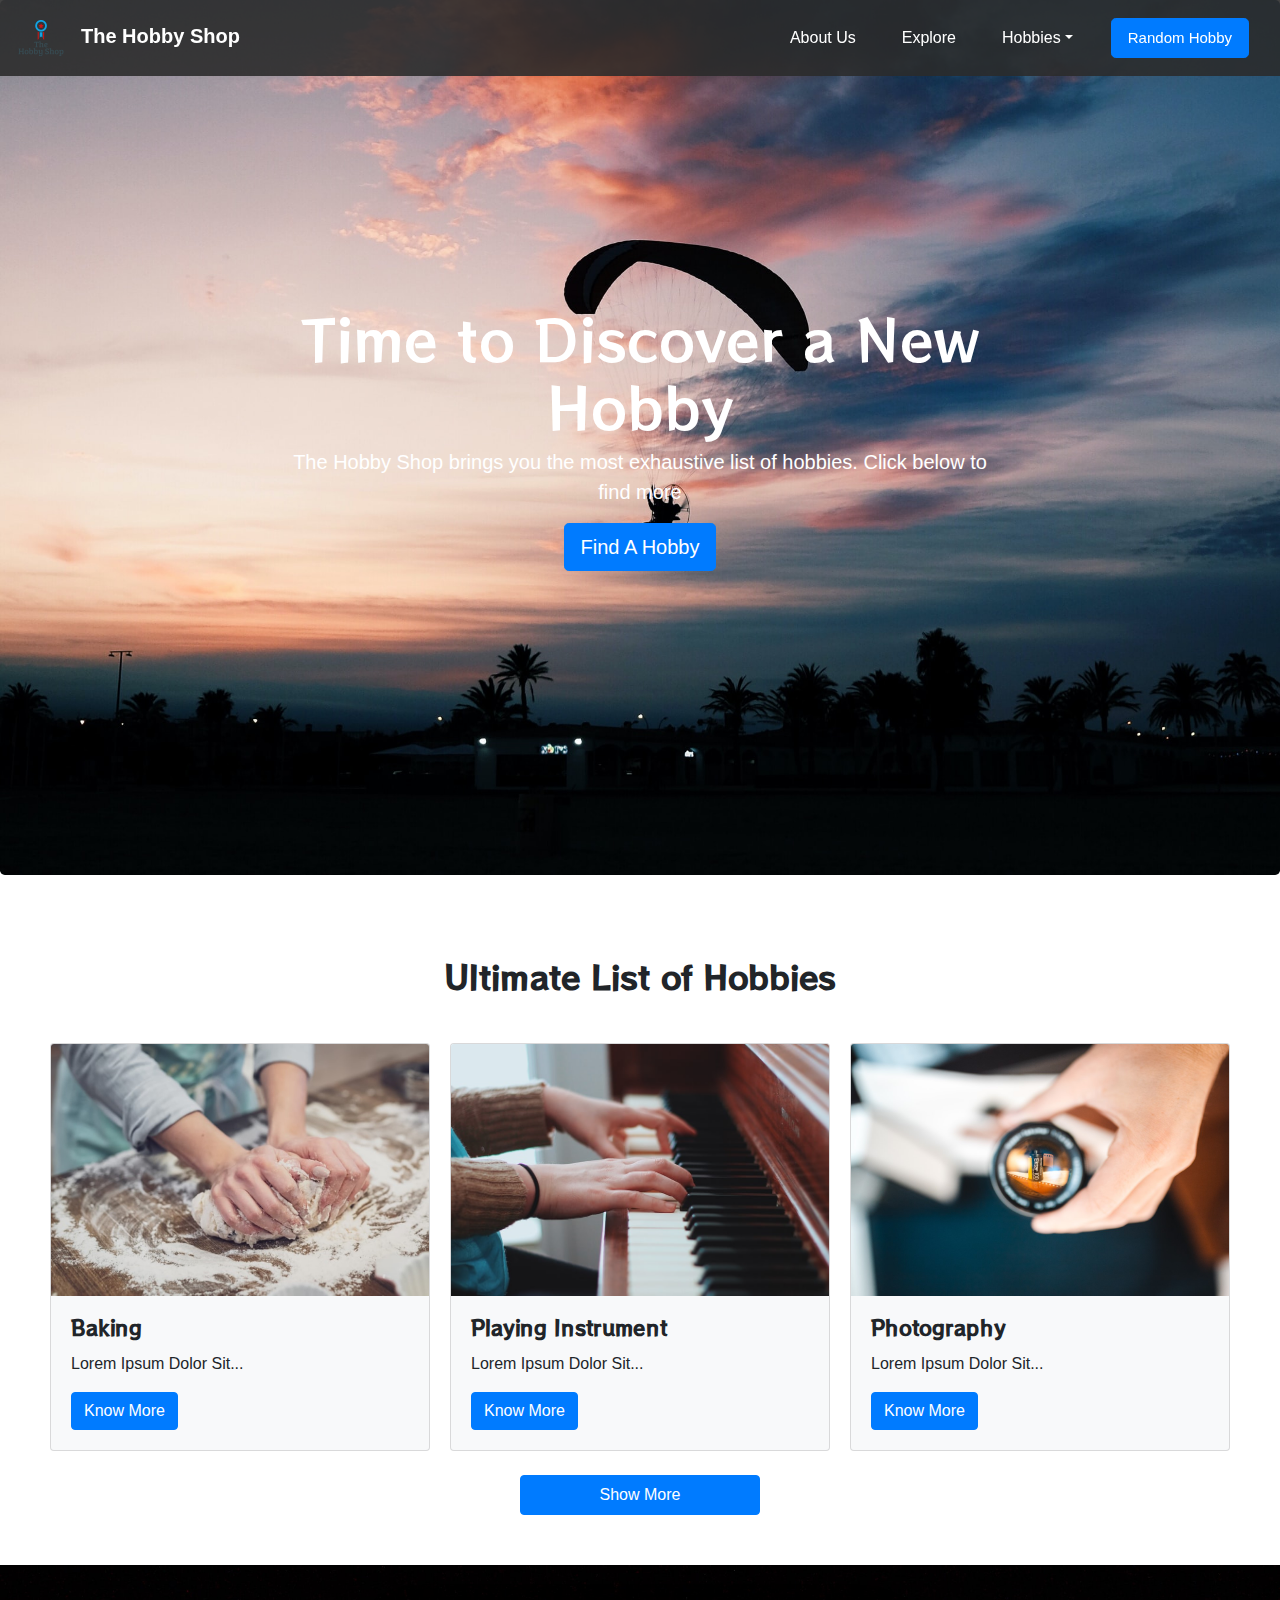
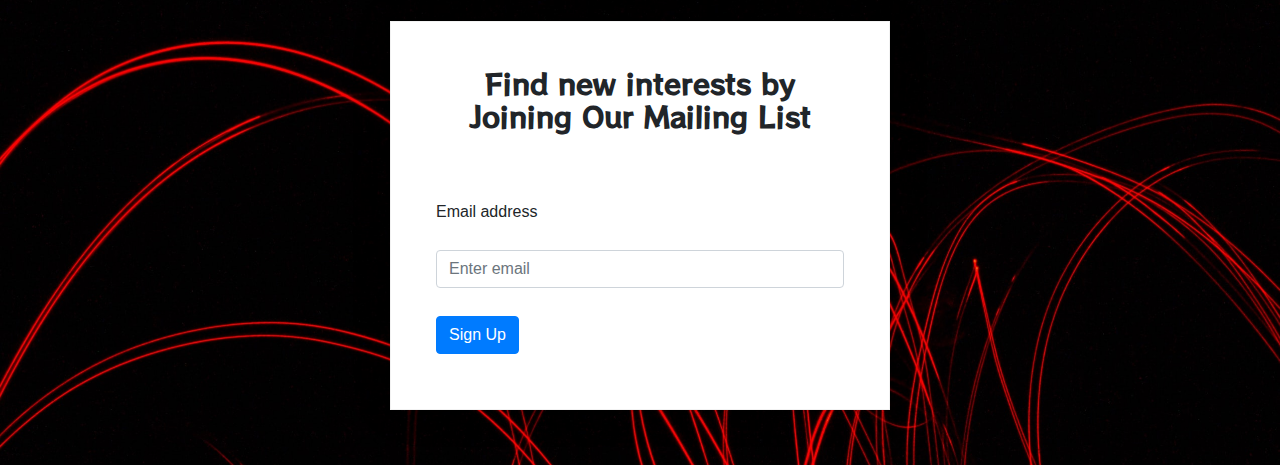
<file: index.html>
<!doctype html>
<html lang="en">

<head>
	<!-- Global site tag (gtag.js) - Google Analytics -->
	<script async src="https://www.googletagmanager.com/gtag/js?id=G-RCT6M90TNR"></script>
	<script>
	window.dataLayer = window.dataLayer || [];

	function gtag() {
		dataLayer.push(arguments);
	}
	gtag('js', new Date());
	gtag('config', 'G-RCT6M90TNR');
	</script>
	<!-- Hotjar Tracking Code for https://uxdsaru.github.io/Hobby_Shop_Prototype/ind -->
	<script>
	(function(h, o, t, j, a, r) {
		h.hj = h.hj || function() {
			(h.hj.q = h.hj.q || []).push(arguments)
		};
		h._hjSettings = {
			hjid: 2286281,
			hjsv: 6
		};
		a = o.getElementsByTagName('head')[0];
		r = o.createElement('script');
		r.async = 1;
		r.src = t + h._hjSettings.hjid + j + h._hjSettings.hjsv;
		a.appendChild(r);
	})(window, document, 'https://static.hotjar.com/c/hotjar-', '.js?sv=');
	</script>
	<!-- Required meta tags -->
	<meta charset="utf-8">
	<meta name="viewport" content="width=device-width, initial-scale=1, shrink-to-fit=no">
	<!-- Bootstrap CSS -->
	<link rel="stylesheet" href="https://stackpath.bootstrapcdn.com/bootstrap/4.3.1/css/bootstrap.min.css" integrity="sha384-ggOyR0iXCbMQv3Xipma34MD+dH/1fQ784/j6cY/iJTQUOhcWr7x9JvoRxT2MZw1T" crossorigin="anonymous">
	<link rel="preconnect" href="https://fonts.gstatic.com">
	<link href="https://fonts.googleapis.com/css2?family=RocknRoll+One&display=swap" rel="stylesheet">
	<link rel="stylesheet" href="CSS/style.css">
	<title>The Hobby Shop</title>
</head>

<body>
	<!-- Navigation bar -->
	<nav class="navbar navbar-expand-lg navbar-light bg-light customNav">
		<a class="navbar-brand" href="#"><img src="Images/Logo.png"><b>The Hobby Shop</b></a>
		<button class="navbar-toggler" type="button" data-toggle="collapse" data-target="#navbarSupportedContent" aria-controls="navbarSupportedContent" aria-expanded="false" aria-label="Toggle navigation"> <span class="navbar-toggler-icon"></span> </button>
		<div class="collapse navbar-collapse" id="navbarSupportedContent">
			<ul class="navbar-nav mr-auto">
				<li class="nav-item active"> <a class="nav-link" href="#">About Us<span class="sr-only">(current)</span></a> </li>
				<li class="nav-item"> <a class="nav-link" href="#">Explore</a> </li>
				<li class="nav-item dropdown"> <a class="nav-link dropdown-toggle" href="#" id="navbarDropdown" role="button" data-toggle="dropdown" aria-haspopup="true" aria-expanded="false">Hobbies</a>
					<div class="dropdown-menu" aria-labelledby="navbarDropdown"> <a class="dropdown-item" href="baking.html">Baking</a>
						<div class="dropdown-divider"></div> <a class="dropdown-item" href="#">Fishing</a>
						<div class="dropdown-divider"></div> <a class="dropdown-item" href="#">Gardening</a>
						<div class="dropdown-divider"></div> <a class="dropdown-item" href="#">Hiking</a>
						<div class="dropdown-divider"></div> <a class="dropdown-item" href="#">Instrument</a>
						<div class="dropdown-divider"></div> <a class="dropdown-item" href="#">Knitting</a>
						<div class="dropdown-divider"></div> <a class="dropdown-item" href="#">Origami</a>
						<div class="dropdown-divider"></div> <a class="dropdown-item" href="#">Painting</a>
						<div class="dropdown-divider"></div> <a class="dropdown-item" href="#">Photography</a>
						<div class="dropdown-divider"></div> <a class="dropdown-item" href="#">Pottery</a>
						<div class="dropdown-divider"></div> <a class="dropdown-item" href="#">Puzzles</a>
						<div class="dropdown-divider"></div> <a class="dropdown-item" href="#">Reading</a>
                    </div>
				</li>
				<li class="nav-item"> <a class="btn btn-primary btn-lg navCTA" href="random.html" role="button">Random Hobby</a> </li>
			</ul>
		</div>
	</nav>
	<!-- End navigation bar -->
	<!-- Jumbotron -->
	<div class="jumbotron rockBackground">
		<div class="jumboCopy">
			<h1 class="display-4">Time to Discover a New Hobby</h1>
			<p class="lead">The Hobby Shop brings you the most exhaustive list of hobbies. Click below to find more</p> <a class="btn btn-primary btn-lg" href="random.html" role="button">Find A Hobby</a>
        </div>
	</div>
	<!-- End jumbotron -->
	<!-- Row 1 Cards -->
	<div class="container-fluid content hideContent">
		<h2 class="sectionHeading">Ultimate List of Hobbies</h2>
		<div class="card-columns">
			<!-- <div class="row"> -->
			<!-- Card 1 -->
			<div class="card"> <img src="Images/Baking.jpeg" class="card-img-top" alt="...">
				<div class="card-body">
					<h5 class="card-title">Baking</h5>
					<p class="card-text">Lorem Ipsum Dolor Sit...</p> <a href="baking.html" class="btn btn-primary">Know More</a>
                </div>
			</div>
			<!-- Card 2 -->
			<div class="card"> <img src="Images/Fishing.jpg" class="card-img-top" alt="...">
				<div class="card-body">
					<h5 class="card-title">Fishing</h5>
					<p class="card-text">Lorem Ipsum Dolor Sit...</p> <a href="random.html" class="btn btn-primary">Know More</a>
                </div>
			</div>
			<!-- Card 3 -->
			<div class="card"> <img src="Images/Gardening.jpeg" class="card-img-top" alt="...">
				<div class="card-body">
					<h5 class="card-title">Gardening</h5>
					<p class="card-text">Lorem Ipsum Dolor Sit...</p> <a href="random.html" class="btn btn-primary">Know More</a>
                </div>
			</div>
			<!-- Row 2 Cards -->
			<!-- Card 1 -->
			<div class="card"> <img src="Images/Hiking.jpeg" class="card-img-top" alt="...">
				<div class="card-body">
					<h5 class="card-title">Hiking</h5>
					<p class="card-text">Lorem Ipsum Dolor Sit...</p> <a href="random.html" class="btn btn-primary">Know More</a>
                </div>
			</div>
			<!-- Card 2 -->
			<div class="card"> <img src="Images/Instrument.jpeg" class="card-img-top" alt="...">
				<div class="card-body">
					<h5 class="card-title">Playing Instrument</h5>
					<p class="card-text">Lorem Ipsum Dolor Sit...</p> <a href="random.html" class="btn btn-primary">Know More</a>
                </div>
			</div>
			<!-- Card 3 -->
			<div class="card"> <img src="Images/Knitting.jpg" class="card-img-top" alt="...">
				<div class="card-body">
					<h5 class="card-title">Knitting</h5>
					<p class="card-text">Lorem Ipsum Dolor Sit...</p> <a href="random.html" class="btn btn-primary">Know More</a>
                </div>
			</div>
			<!-- Row 3 Cards -->
			<!-- Card 1 -->
			<div class="card"> <img src="Images/Origami.jpeg" class="card-img-top" alt="...">
				<div class="card-body">
					<h5 class="card-title">Origami</h5>
					<p class="card-text">Lorem Ipsum Dolor Sit...</p> <a href="random.html" class="btn btn-primary">Know More</a>
                </div>
			</div>
			<!-- Card 2 -->
			<div class="card"> <img src="Images/Painting.jpg" class="card-img-top" alt="...">
				<div class="card-body">
					<h5 class="card-title">Painting</h5>
					<p class="card-text">Lorem Ipsum Dolor Sit...</p> <a href="random.html" class="btn btn-primary">Know More</a>
                </div>
			</div>
			<!-- Card 3 -->
			<div class="card"> <img src="Images/Photography.jpg" class="card-img-top" alt="...">
				<div class="card-body">
					<h5 class="card-title">Photography</h5>
					<p class="card-text">Lorem Ipsum Dolor Sit...</p> <a href="random.html" class="btn btn-primary">Know More</a>
                </div>
			</div>
			<!-- Row 4 Cards -->
			<!-- Card 1 -->
			<div class="card"> <img src="Images/Pottery.jpeg" class="card-img-top" alt="...">
				<div class="card-body">
					<h5 class="card-title">Pottery</h5>
					<p class="card-text">Lorem Ipsum Dolor Sit...</p> <a href="random.html" class="btn btn-primary">Know More</a>
                </div>
			</div>
			<!-- Card 2 -->
			<div class="card"> <img src="Images/Puzzles.jpg" class="card-img-top" alt="...">
				<div class="card-body">
					<h5 class="card-title">Puzzles</h5>
					<p class="card-text">Lorem Ipsum Dolor Sit...</p> <a href="random.html" class="btn btn-primary">Know More</a>
                </div>
			</div>
			<!-- Card 3 -->
			<div class="card"> <img src="Images/Reading.jpeg" class="card-img-top" alt="...">
				<div class="card-body">
					<h5 class="card-title">Reading</h5>
					<p class="card-text">Lorem Ipsum Dolor Sit...</p> <a href="random.html" class="btn btn-primary">Know More</a>
                </div>
			</div>
		</div>
	</div>
	<!-- End cards -->
    <button class="showHideButton btn btn-primary">Show More</button>
	<!-- Footer -->
	<footer class="emailContain">
		<form>
			<h3 class="sectionHeading">
                Find new interests by <br>
                Joining Our Mailing List
            </h3>
			<div class="form-group">
			    <label for="exampleInputEmail1">Email address</label>
				<input type="email" class="form-control" id="exampleInputEmail1" aria-describedby="emailHelp" placeholder="Enter email">
            </div>
			<button type="submit" class="btn btn-primary">Sign Up</button>
		</form>
	</footer>
	<!-- End footer -->
	<!-- Optional JavaScript -->
	<!-- jQuery first, then Popper.js, then Bootstrap JS -->
	<script src="https://code.jquery.com/jquery-3.3.1.slim.min.js" integrity="sha384-q8i/X+965DzO0rT7abK41JStQIAqVgRVzpbzo5smXKp4YfRvH+8abtTE1Pi6jizo" crossorigin="anonymous"></script>
	<script src="https://cdnjs.cloudflare.com/ajax/libs/popper.js/1.14.7/umd/popper.min.js" integrity="sha384-UO2eT0CpHqdSJQ6hJty5KVphtPhzWj9WO1clHTMGa3JDZwrnQq4sF86dIHNDz0W1" crossorigin="anonymous"></script>
	<script src="https://stackpath.bootstrapcdn.com/bootstrap/4.3.1/js/bootstrap.min.js" integrity="sha384-JjSmVgyd0p3pXB1rRibZUAYoIIy6OrQ6VrjIEaFf/nJGzIxFDsf4x0xIM+B07jRM" crossorigin="anonymous"></script>
    <script src="JS/index.js" charset="utf-8"></script>
</body>

</html>
</file>
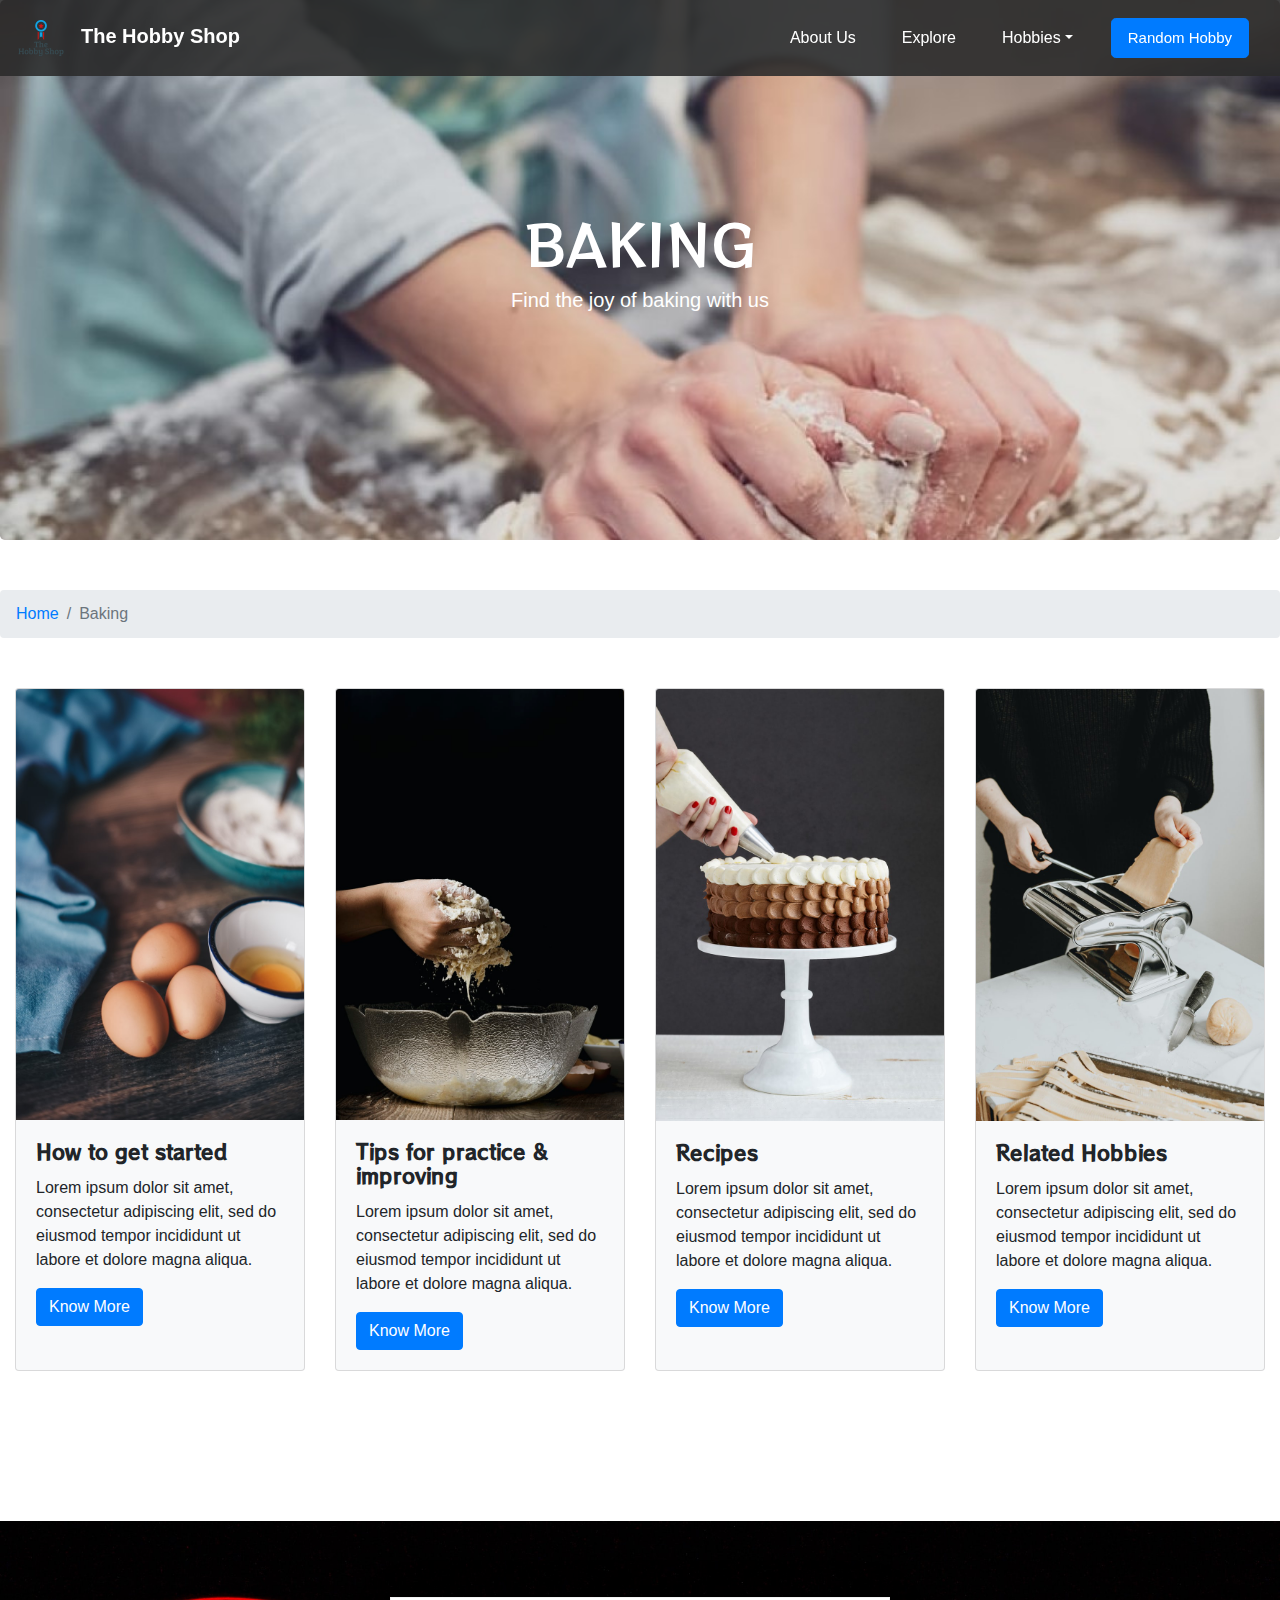
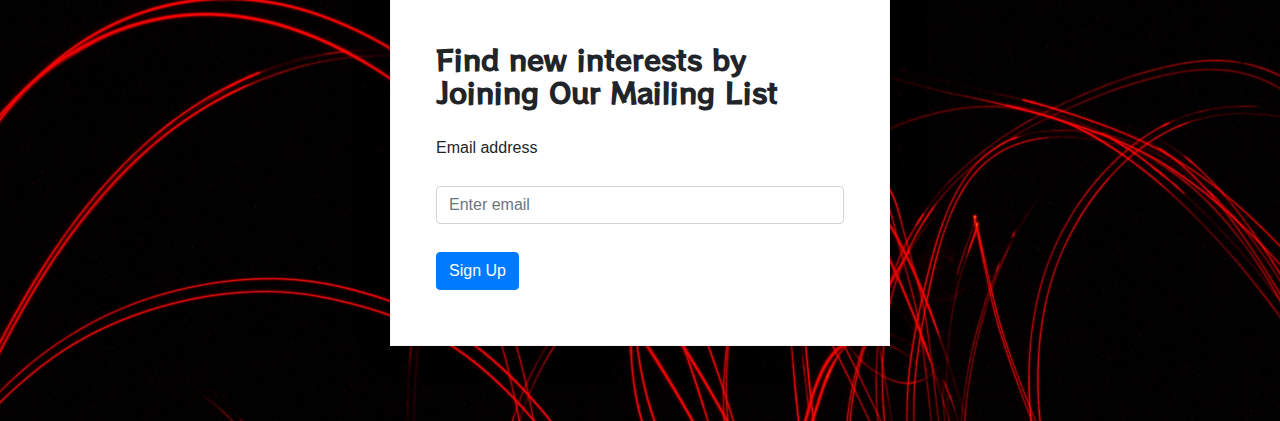
<file: baking.html>
<!doctype html>
<html lang="en">

  <head>
    <!-- Global site tag (gtag.js) - Google Analytics -->
    <script async src="https://www.googletagmanager.com/gtag/js?id=G-RCT6M90TNR"></script>
    <script>
      window.dataLayer = window.dataLayer || [];
      function gtag(){dataLayer.push(arguments);}
      gtag('js', new Date());

      gtag('config', 'G-RCT6M90TNR');
    </script>

    <!-- Hotjar Tracking Code for https://uxdsaru.github.io/Hobby_Shop_Prototype/ind -->
    <script>
      (function(h,o,t,j,a,r){
          h.hj=h.hj||function(){(h.hj.q=h.hj.q||[]).push(arguments)};
          h._hjSettings={hjid:2286281,hjsv:6};
          a=o.getElementsByTagName('head')[0];
          r=o.createElement('script');r.async=1;
          r.src=t+h._hjSettings.hjid+j+h._hjSettings.hjsv;
          a.appendChild(r);
      })(window,document,'https://static.hotjar.com/c/hotjar-','.js?sv=');
    </script>

    <!-- Required meta tags -->
    <meta charset="utf-8">
    <meta name="viewport" content="width=device-width, initial-scale=1, shrink-to-fit=no">

    <!-- Bootstrap CSS -->
    <link rel="stylesheet" href="https://stackpath.bootstrapcdn.com/bootstrap/4.3.1/css/bootstrap.min.css" integrity="sha384-ggOyR0iXCbMQv3Xipma34MD+dH/1fQ784/j6cY/iJTQUOhcWr7x9JvoRxT2MZw1T" crossorigin="anonymous">
    <link rel="preconnect" href="https://fonts.gstatic.com">
    <link href="https://fonts.googleapis.com/css2?family=RocknRoll+One&display=swap" rel="stylesheet">
    <link rel="stylesheet" href="CSS/baking.css">

    <title>THS | Baking</title>
  </head>
  <body>

    <!-- Navigation bar -->
    <nav class="navbar navbar-expand-lg navbar-light bg-light customNav">
      <a class="navbar-brand" href="index.html"><img src="Images/Logo.png"><b>The Hobby Shop</b></a>
      <button class="navbar-toggler" type="button" data-toggle="collapse" data-target="#navbarSupportedContent"
        aria-controls="navbarSupportedContent" aria-expanded="false" aria-label="Toggle navigation">
        <span class="navbar-toggler-icon"></span>
      </button>
      <div class="collapse navbar-collapse" id="navbarSupportedContent">
        <ul class="navbar-nav mr-auto">
          <li class="nav-item active">
            <a class="nav-link" href="#">About Us<span class="sr-only">(current)</span></a>
          </li>
          <li class="nav-item">
            <a class="nav-link" href="#">Explore</a>
          </li>
          <li class="nav-item dropdown">
            <a class="nav-link dropdown-toggle" href="#" id="navbarDropdown" role="button" data-toggle="dropdown" aria-haspopup="true" aria-expanded="false">Hobbies</a>
            <div class="dropdown-menu" aria-labelledby="navbarDropdown">
              <a class="dropdown-item" href="#">Baking</a>
              <div class="dropdown-divider"></div>
              <a class="dropdown-item" href="#">Fishing</a>
              <div class="dropdown-divider"></div>
              <a class="dropdown-item" href="#">Gardening</a>
              <div class="dropdown-divider"></div>
              <a class="dropdown-item" href="#">Hiking</a>
              <div class="dropdown-divider"></div>
              <a class="dropdown-item" href="#">Instrument</a>
              <div class="dropdown-divider"></div>
              <a class="dropdown-item" href="#">Knitting</a>
              <div class="dropdown-divider"></div>
              <a class="dropdown-item" href="#">Origami</a>
              <div class="dropdown-divider"></div>
              <a class="dropdown-item" href="#">Painting</a>
              <div class="dropdown-divider"></div>
              <a class="dropdown-item" href="#">Photography</a>
              <div class="dropdown-divider"></div>
              <a class="dropdown-item" href="#">Pottery</a>
              <div class="dropdown-divider"></div>
              <a class="dropdown-item" href="#">Puzzles</a>
              <div class="dropdown-divider"></div>
              <a class="dropdown-item" href="#">Reading</a>
            </div>
          </li>
          <li class="nav-item">
            <a class="btn btn-primary btn-lg navCTA" href="random.html" role="button">Random Hobby</a>
          </li>
        </ul>
      </div>
    </nav>
    <!-- End navigation bar -->
     
    <!-- Jumbotron -->
    <div class="jumbotron rockBackground">
      <div class="jumboCopy">
        <h1 class="display-4"><B>BAKING</B></h1>
        <p class="lead">Find the joy of baking with us</p>
      </div>
    </div>
    <!-- End jumbotron -->

    <!--Breadcrumb-->
    <nav style="--bs-breadcrumb-divider: '>';" aria-label="breadcrumb">
      <div class="contentMaxWidth CustomPadding">
          <ol class="breadcrumb">
              <li class="breadcrumb-item"><a href="index.html">Home</a></li>
              <li class="breadcrumb-item active" aria-current="page">Baking</li>
          </ol>
      </div>
    </nav>

    <!-- Row 1 Cards -->
    <div class="container-fluid content">
      <div class="card-deck">

        <!-- Card 1 -->
          <div class="card">
            <img src="Images/Get Started.jpeg" class="card-img-top" alt="...">
            <div class="card-body">
              <h5 class="card-title">How to get started</h5>
              <p class="card-text">Lorem ipsum dolor sit amet, consectetur adipiscing elit, sed do eiusmod tempor incididunt ut labore et dolore magna aliqua. </p>
              <a href="#" class="btn btn-primary">Know More</a>
            </div>
          </div>

        <!-- Card 2 -->
          <div class="card">
            <img src="Images/Tips.jpeg" class="card-img-top" alt="...">
            <div class="card-body">
              <h5 class="card-title">Tips for practice & improving</h5>
              <p class="card-text">Lorem ipsum dolor sit amet, consectetur adipiscing elit, sed do eiusmod tempor incididunt ut labore et dolore magna aliqua.</p>
              <a href="#" class="btn btn-primary">Know More</a>
            </div>
          </div>

        <!-- Card 3 -->
          <div class="card">
            <img src="Images/Recipes.jpeg" class="card-img-top" alt="...">
            <div class="card-body">
              <h5 class="card-title">Recipes</h5>
              <p class="card-text">Lorem ipsum dolor sit amet, consectetur adipiscing elit, sed do eiusmod tempor incididunt ut labore et dolore magna aliqua.</p>
              <a href="#" class="btn btn-primary">Know More</a>
            </div>
          </div>
    
           <!-- Card 4 -->
           <div class="card">
            <img src="Images/Related Hobbies.jpeg" class="card-img-top" alt="...">
            <div class="card-body">
              <h5 class="card-title">Related Hobbies</h5>
              <p class="card-text">Lorem ipsum dolor sit amet, consectetur adipiscing elit, sed do eiusmod tempor incididunt ut labore et dolore magna aliqua.</p>
              <a href="#" class="btn btn-primary">Know More</a>
            </div>
          </div>

      </div>
    </div>
    <!-- End cards -->

    <!-- Footer -->
    <footer class="emailContain">
      <form>
        <h3 class="sectionHeading">Find new interests by <br>
          Joining Our Mailing List</h3>
        <div class="form-group">
          <label for="exampleInputEmail1">Email address</label>
          <input type="email" class="form-control" id="exampleInputEmail1" aria-describedby="emailHelp"
            placeholder="Enter email">
        </div>
        <button type="submit" class="btn btn-primary">Sign Up</button>
      </form>
    </footer>
    <!-- End footer -->

    <!-- Optional JavaScript -->
    <!-- jQuery first, then Popper.js, then Bootstrap JS -->
    <script src="https://code.jquery.com/jquery-3.3.1.slim.min.js"
      integrity="sha384-q8i/X+965DzO0rT7abK41JStQIAqVgRVzpbzo5smXKp4YfRvH+8abtTE1Pi6jizo"
      crossorigin="anonymous"></script>
    <script src="https://cdnjs.cloudflare.com/ajax/libs/popper.js/1.14.7/umd/popper.min.js"
      integrity="sha384-UO2eT0CpHqdSJQ6hJty5KVphtPhzWj9WO1clHTMGa3JDZwrnQq4sF86dIHNDz0W1"
      crossorigin="anonymous"></script>
    <script src="https://stackpath.bootstrapcdn.com/bootstrap/4.3.1/js/bootstrap.min.js"
      integrity="sha384-JjSmVgyd0p3pXB1rRibZUAYoIIy6OrQ6VrjIEaFf/nJGzIxFDsf4x0xIM+B07jRM"
      crossorigin="anonymous"></script>
  </body>

</html>
</file>
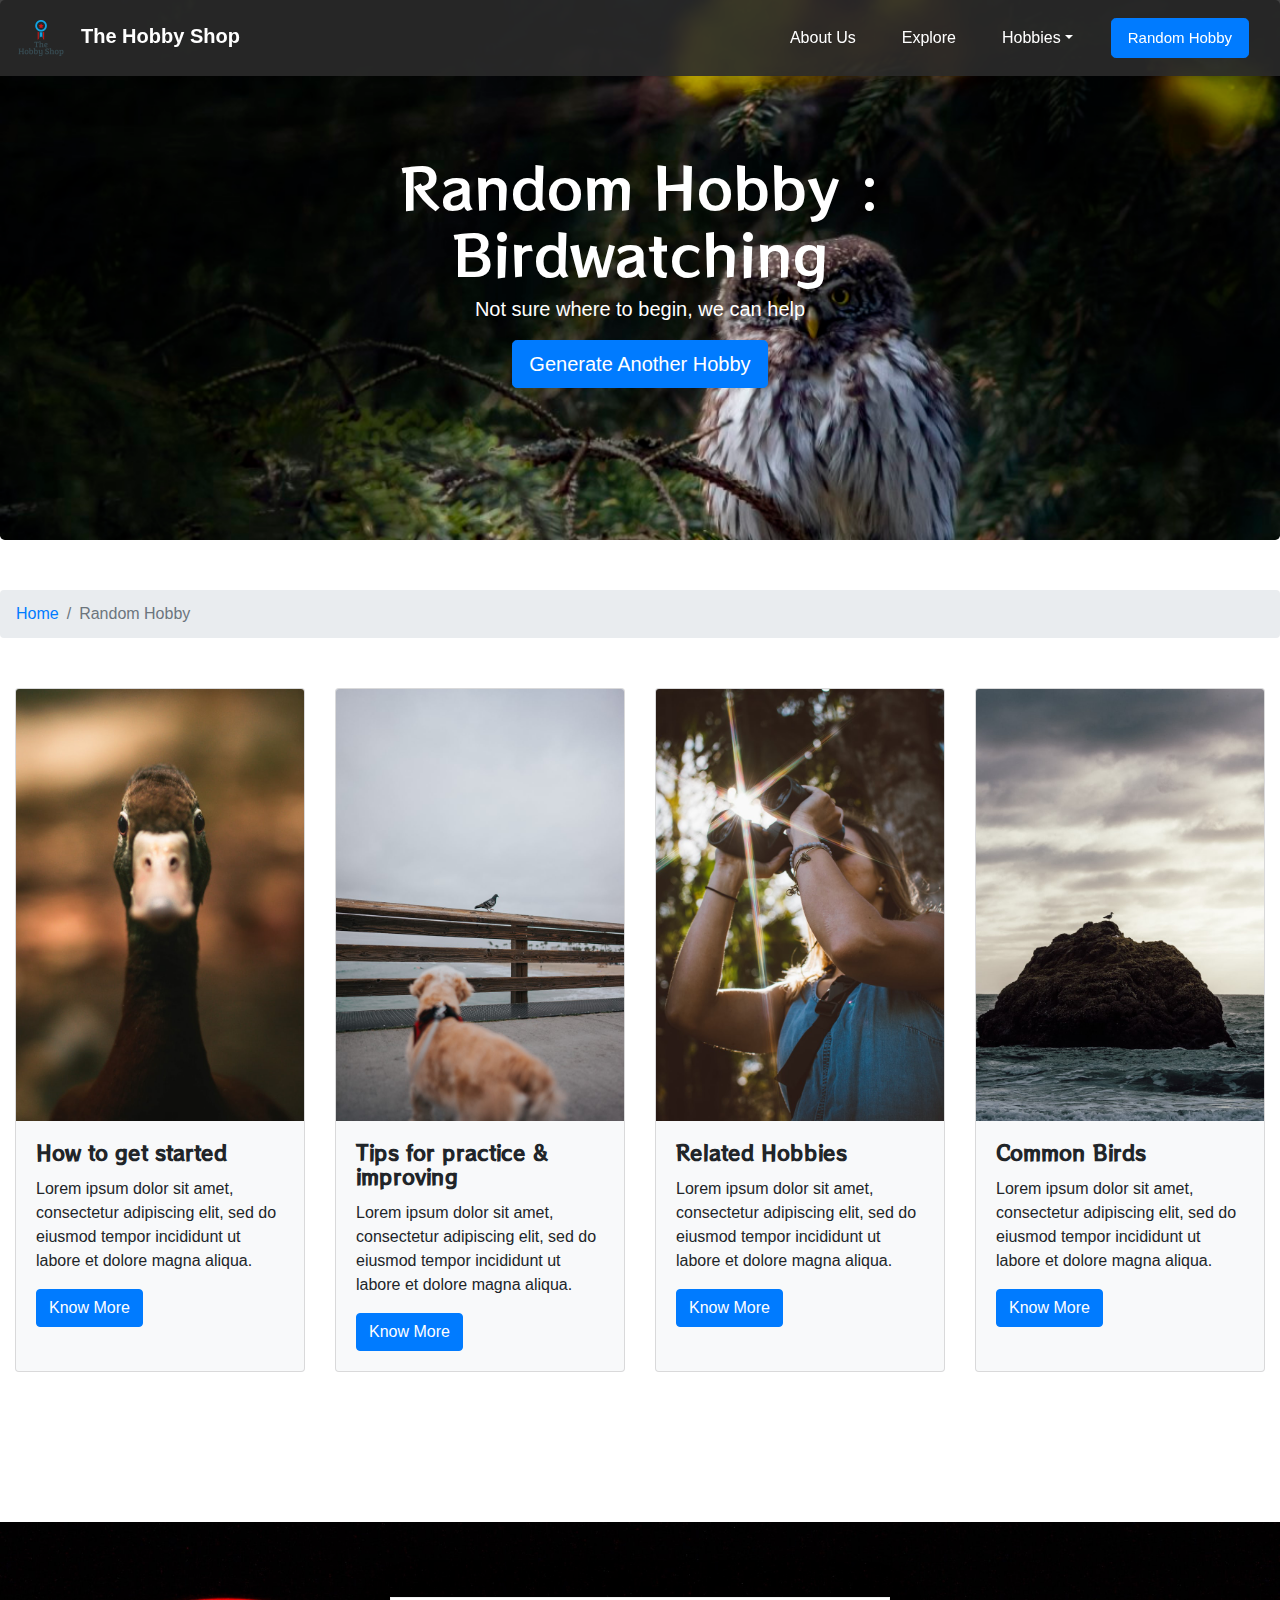
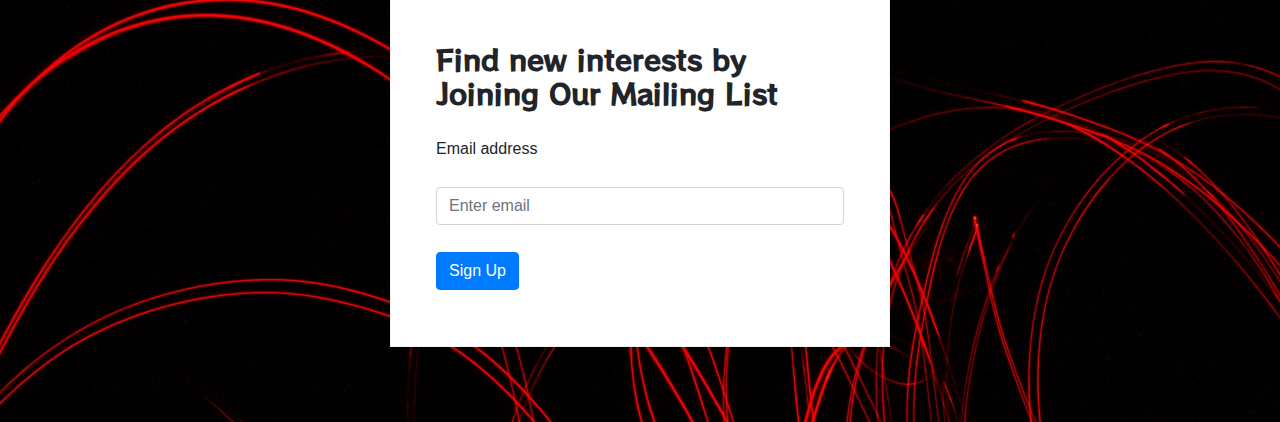
<file: random.html>
<!doctype html>
<html lang="en">

  <head>
    <!-- Global site tag (gtag.js) - Google Analytics -->
    <script async src="https://www.googletagmanager.com/gtag/js?id=G-RCT6M90TNR"></script>
    <script>
      window.dataLayer = window.dataLayer || [];
      function gtag(){dataLayer.push(arguments);}
      gtag('js', new Date());

      gtag('config', 'G-RCT6M90TNR');
    </script>

    <!-- Hotjar Tracking Code for https://uxdsaru.github.io/Hobby_Shop_Prototype/ind -->
    <script>
      (function(h,o,t,j,a,r){
          h.hj=h.hj||function(){(h.hj.q=h.hj.q||[]).push(arguments)};
          h._hjSettings={hjid:2286281,hjsv:6};
          a=o.getElementsByTagName('head')[0];
          r=o.createElement('script');r.async=1;
          r.src=t+h._hjSettings.hjid+j+h._hjSettings.hjsv;
          a.appendChild(r);
      })(window,document,'https://static.hotjar.com/c/hotjar-','.js?sv=');
    </script>

    <!-- Required meta tags -->
    <meta charset="utf-8">
    <meta name="viewport" content="width=device-width, initial-scale=1, shrink-to-fit=no">

    <!-- Bootstrap CSS -->
    <link rel="stylesheet" href="https://stackpath.bootstrapcdn.com/bootstrap/4.3.1/css/bootstrap.min.css" integrity="sha384-ggOyR0iXCbMQv3Xipma34MD+dH/1fQ784/j6cY/iJTQUOhcWr7x9JvoRxT2MZw1T" crossorigin="anonymous">
    <link rel="preconnect" href="https://fonts.gstatic.com">
    <link href="https://fonts.googleapis.com/css2?family=RocknRoll+One&display=swap" rel="stylesheet">
    <link rel="stylesheet" href="CSS/random.css">

    <title>THS | Random</title>
  </head>
  <body>

    <!-- Navigation bar -->
    <nav class="navbar navbar-expand-lg navbar-light bg-light customNav">
      <a class="navbar-brand" href="index.html"><img src="Images/Logo.png"><b>The Hobby Shop</b></a>
      <button class="navbar-toggler" type="button" data-toggle="collapse" data-target="#navbarSupportedContent"
        aria-controls="navbarSupportedContent" aria-expanded="false" aria-label="Toggle navigation">
        <span class="navbar-toggler-icon"></span>
      </button>
      <div class="collapse navbar-collapse" id="navbarSupportedContent">
        <ul class="navbar-nav mr-auto">
          <li class="nav-item active">
            <a class="nav-link" href="#">About Us<span class="sr-only">(current)</span></a>
          </li>
          <li class="nav-item">
            <a class="nav-link" href="#">Explore</a>
          </li>
          <li class="nav-item dropdown">
            <a class="nav-link dropdown-toggle" href="#" id="navbarDropdown" role="button" data-toggle="dropdown" aria-haspopup="true" aria-expanded="false">Hobbies</a>
            <div class="dropdown-menu" aria-labelledby="navbarDropdown">
              <a class="dropdown-item" href="baking.html">Baking</a>
              <div class="dropdown-divider"></div>
              <a class="dropdown-item" href="#">Fishing</a>
              <div class="dropdown-divider"></div>
              <a class="dropdown-item" href="#">Gardening</a>
              <div class="dropdown-divider"></div>
              <a class="dropdown-item" href="#">Hiking</a>
              <div class="dropdown-divider"></div>
              <a class="dropdown-item" href="#">Instrument</a>
              <div class="dropdown-divider"></div>
              <a class="dropdown-item" href="#">Knitting</a>
              <div class="dropdown-divider"></div>
              <a class="dropdown-item" href="#">Origami</a>
              <div class="dropdown-divider"></div>
              <a class="dropdown-item" href="#">Painting</a>
              <div class="dropdown-divider"></div>
              <a class="dropdown-item" href="#">Photography</a>
              <div class="dropdown-divider"></div>
              <a class="dropdown-item" href="#">Pottery</a>
              <div class="dropdown-divider"></div>
              <a class="dropdown-item" href="#">Puzzles</a>
              <div class="dropdown-divider"></div>
              <a class="dropdown-item" href="#">Reading</a>
            </div>
          </li>
          <li class="nav-item">
            <a class="btn btn-primary btn-lg navCTA" href="#" role="button">Random Hobby</a>
          </li>
        </ul>
      </div>
    </nav>
    <!-- End navigation bar -->
     
    <!-- Jumbotron -->
    <div class="jumbotron rockBackground">
      <div class="jumboCopy">
        <h1 class="display-4"><B>Random Hobby : Birdwatching</B></h1>
        <p class="lead">Not sure where to begin, we can help</p>
        <a class="btn btn-primary btn-lg" href="baking.html" role="button">Generate Another Hobby</a>
      </div>
    </div>
    <!-- End jumbotron -->

    <!--Breadcrumb-->
    <nav style="--bs-breadcrumb-divider: '>';" aria-label="breadcrumb">
      <div class="contentMaxWidth CustomPadding">
          <ol class="breadcrumb">
              <li class="breadcrumb-item"><a href="index.html">Home</a></li>
              <li class="breadcrumb-item active" aria-current="page">Random Hobby</li>
          </ol>
      </div>
    </nav>

    <!-- Row 1 Cards -->
    <div class="container-fluid content">
      <div class="card-deck">

        <!-- Card 1 -->
          <div class="card">
            <img src="Images/Random1.jpeg" class="card-img-top" alt="...">
            <div class="card-body">
              <h5 class="card-title">How to get started</h5>
              <p class="card-text">Lorem ipsum dolor sit amet, consectetur adipiscing elit, sed do eiusmod tempor incididunt ut labore et dolore magna aliqua. </p>
              <a href="#" class="btn btn-primary">Know More</a>
            </div>
          </div>

        <!-- Card 2 -->
          <div class="card">
            <img src="Images/Random2.jpeg" class="card-img-top" alt="...">
            <div class="card-body">
              <h5 class="card-title">Tips for practice & improving</h5>
              <p class="card-text">Lorem ipsum dolor sit amet, consectetur adipiscing elit, sed do eiusmod tempor incididunt ut labore et dolore magna aliqua.</p>
              <a href="#" class="btn btn-primary">Know More</a>
            </div>
          </div>

        <!-- Card 3 -->
          <div class="card">
            <img src="Images/Random3.jpeg" class="card-img-top" alt="...">
            <div class="card-body">
              <h5 class="card-title">Related Hobbies</h5>
              <p class="card-text">Lorem ipsum dolor sit amet, consectetur adipiscing elit, sed do eiusmod tempor incididunt ut labore et dolore magna aliqua.</p>
              <a href="#" class="btn btn-primary">Know More</a>
            </div>
          </div>
    
           <!-- Card 4 -->
           <div class="card">
            <img src="Images/Random4.jpeg" class="card-img-top" alt="...">
            <div class="card-body">
              <h5 class="card-title">Common Birds</h5>
              <p class="card-text">Lorem ipsum dolor sit amet, consectetur adipiscing elit, sed do eiusmod tempor incididunt ut labore et dolore magna aliqua.</p>
              <a href="#" class="btn btn-primary">Know More</a>
            </div>
          </div>

      </div>
    </div>
    <!-- End cards -->

    <!-- Footer -->
    <footer class="emailContain">
      <form>
        <h3 class="sectionHeading">Find new interests by <br>
          Joining Our Mailing List</h3>
        <div class="form-group">
          <label for="exampleInputEmail1">Email address</label>
          <input type="email" class="form-control" id="exampleInputEmail1" aria-describedby="emailHelp"
            placeholder="Enter email">
        </div>
        <button type="submit" class="btn btn-primary">Sign Up</button>
      </form>
    </footer>
    <!-- End footer -->

    <!-- Optional JavaScript -->
    <!-- jQuery first, then Popper.js, then Bootstrap JS -->
    <script src="https://code.jquery.com/jquery-3.3.1.slim.min.js"
      integrity="sha384-q8i/X+965DzO0rT7abK41JStQIAqVgRVzpbzo5smXKp4YfRvH+8abtTE1Pi6jizo"
      crossorigin="anonymous"></script>
    <script src="https://cdnjs.cloudflare.com/ajax/libs/popper.js/1.14.7/umd/popper.min.js"
      integrity="sha384-UO2eT0CpHqdSJQ6hJty5KVphtPhzWj9WO1clHTMGa3JDZwrnQq4sF86dIHNDz0W1"
      crossorigin="anonymous"></script>
    <script src="https://stackpath.bootstrapcdn.com/bootstrap/4.3.1/js/bootstrap.min.js"
      integrity="sha384-JjSmVgyd0p3pXB1rRibZUAYoIIy6OrQ6VrjIEaFf/nJGzIxFDsf4x0xIM+B07jRM"
      crossorigin="anonymous"></script>
  </body>

</html>
</file>
<file: CSS/style.css>
/* Text */
h1, h2, h3 , h4, h5, h6 {
    font-family: 'RocknRoll One', sans-serif;
    font-weight: bolder;
  }
  p {
    font-family: 'Jura', sans-serif;
  }

  /* Navigation bar */

  /* General */
  .customNav {
    position: fixed;
    width: 100%;
    background: url("../Images/transparency.png");
    background-color: transparent !important;
    background-size: cover;
    z-index: 10;
  }
  .navbar-nav {
    margin-left: auto;
    margin-right: 0 !important;
  }
  .navbar-brand img {
    padding-right: 15px;
    width: 65px;
  }
  .nav-item {
    margin: 0px 15px;
  }

  /* Navigation dropdown menu */
  .dropdown-menu {
    background: url("../Images/transparency.png");
    background-color: transparent !important;
    background-size: cover;
  }
  .dropdown-item:focus, .dropdown-item:hover {
      color: #16181b;
      text-decoration: none;
      background: black;
  }

  /* Navigation links */
  .customNav a {
    color: white !important;
  }
  .navCTA {
    font-size: 15px;
  }

  /* Jumbotron  */
  .jumbotron {
    background-image: url(../Images/Hero.jpeg);
    background-size: cover;
    background-repeat: no-repeat;
    height: calc(100vh - 25px);
    display: flex;
    align-items: center;
    justify-content: center;
  }

  /* Jumbotron copy */
  .jumboCopy {
    width: 70%;
    min-width: 500px;
    max-width: 700px;
    color: white;
    text-align: center;
  }

  /* Cards */
  .content {
    padding: 50px;
    overflow: hidden;
    transition: height 1s ease-out;
  }
  .sectionHeading {
    text-align: center;
    margin-bottom: 3rem;
  }

  .cardContainer {
    text-align: center;
  }

  .card{
    background-color: #f8f9fa;
  }


/*Show Hide Content*/
.showHideButton {
    display: block;
    width: 240px;
    height: 40px;
    margin: 24px auto 0;
}




  /* Footer */
  .emailContain {
    background: url(../Images/Footer.jpeg);
    background-size: cover;
    display: flex;
    align-items: center;
    flex-direction: column;
    align-items: center;
    justify-content: center;
    height: 500px;
  }

  /* Footer form */
  form {
    width: 500px;
    margin: 35px auto;
    padding: 45px;
    border: 1px solid #F2F2F2;
    -webkit-box-shadow: 0 1px 4px rgba(0, 0, 0, 0.3), 0 0 40px rgba(0, 0, 0, 0.1) inset;
    -moz-box-shadow: 0 1px 4px rgba(0, 0, 0, 0.3), 0 0 40px rgba(0, 0, 0, 0.1) inset;
    box-shadow: 0 1px 4px rgba(0, 0, 0, 0.1), 0 0 40px rgba(0, 0, 0, 0.1);
    background-color: white;
  }

  /* STYLES FOR TEMPLATE */
  .dropdown-menu {
    left: -97px;
  }
  footer {
    position: absolute;
    width: 100%;
    height: 60px;
    line-height: 60px;
    background-color: #f5f5f5;
    margin-top: 50px;
  }
  .cardContainer {
    margin-top: 20px;
  }
  .card {
    margin: 0 auto;
  }
</file>
<file: CSS/baking.css>
/* Text */
h1, h2, h3 , h4, h5, h6 {
    font-family: 'RocknRoll One', sans-serif;
    font-weight: bolder;
  }
  p {
    font-family: 'Jura', sans-serif;
  }
  
  /* Navigation bar */
  
  /* General */
  .customNav {
    position: fixed;
    width: 100%;
    background: url("../Images/transparency.png");
    background-color: transparent !important;
    background-size: cover;
    z-index: 10;
  }
  .navbar-nav {
    margin-left: auto;
    margin-right: 0 !important;
  }
  .navbar-brand img {
    padding-right: 15px;
    width: 65px;
  }
  .nav-item {
    margin: 0px 15px;
  }
  
  /* Navigation dropdown menu */
  .dropdown-menu {
    background: url("../Images/transparency.png");
    background-color: transparent !important;
    background-size: cover;
  }
  .dropdown-item:focus, .dropdown-item:hover {
      color: #16181b;
      text-decoration: none;
      background: black;
  }
  
  /* Navigation links */
  .customNav a {
    color: white !important;
  }
  .navCTA {
    font-size: 15px;
  }
  
  /* Jumbotron  */
  .jumbotron {
    background-image: url(../Images/Baking.jpeg);
    background-size: cover;
    background-repeat: no-repeat;
    height: 60vh;
    display: flex;
    align-items: center;
    justify-content: center;
    margin-bottom: 50px;
  }
  
  /* Jumbotron copy */
  .jumboCopy {
    width: 70%;
    min-width: 500px;
    max-width: 700px;
    color: white;
    text-align: center;
  }
  
  /* breadcrumb */
  .breadcrumb{
    margin-bottom: 50px;
  }

  /* Cards */

   .cardContainer {
    text-align: center;
  }

  .card{
    background-color: #f8f9fa;
  }
  
  /* Footer */
  .emailContain {
    background: url(../Images/Footer.jpeg);
    background-size: cover;
    display: flex;
    align-items: center;
    flex-direction: column;
    align-items: center;
    justify-content: center;
    height: 500px;
  }
  
  /* Footer form */
  form {
    width: 500px;
    margin: 35px auto;
    padding: 45px;
    border: 1px solid #F2F2F2;
    -webkit-box-shadow: 0 1px 4px rgba(0, 0, 0, 0.3), 0 0 40px rgba(0, 0, 0, 0.1) inset;
    -moz-box-shadow: 0 1px 4px rgba(0, 0, 0, 0.3), 0 0 40px rgba(0, 0, 0, 0.1) inset;
    box-shadow: 0 1px 4px rgba(0, 0, 0, 0.1), 0 0 40px rgba(0, 0, 0, 0.1);
    background-color: white;
  }
  
  /* STYLES FOR TEMPLATE */
  .dropdown-menu {
    left: -97px;
  }
  footer {
    position: absolute;
    width: 100%;
    height: 60px;
    line-height: 60px;
    background-color: #f5f5f5;
    margin-top: 150px;
  }
  .cardContainer {
    margin-top: 20px;
  }
  .card {
    margin: 0 auto;
  }
</file>
<file: CSS/random.css>
/* Text */
h1, h2, h3 , h4, h5, h6 {
    font-family: 'RocknRoll One', sans-serif;
    font-weight: bolder;
  }
  p {
    font-family: 'Jura', sans-serif;
  }
  
  /* Navigation bar */
  
  /* General */
  .customNav {
    position: fixed;
    width: 100%;
    background: url("../Images/transparency.png");
    background-color: transparent !important;
    background-size: cover;
    z-index: 10;
  }
  .navbar-nav {
    margin-left: auto;
    margin-right: 0 !important;
  }
  .navbar-brand img {
    padding-right: 15px;
    width: 65px;
  }
  .nav-item {
    margin: 0px 15px;
  }
  
  /* Navigation dropdown menu */
  .dropdown-menu {
    background: url("../Images/transparency.png");
    background-color: transparent !important;
    background-size: cover;
  }
  .dropdown-item:focus, .dropdown-item:hover {
      color: #16181b;
      text-decoration: none;
      background: black;
  }
  
  /* Navigation links */
  .customNav a {
    color: white !important;
  }
  .navCTA {
    font-size: 15px;
  }
  
  /* Jumbotron  */
  .jumbotron {
    background-image: url(../Images/BirdWatching.jpeg);
    background-size: cover;
    background-repeat: no-repeat;
    height: 60vh;
    display: flex;
    align-items: center;
    justify-content: center;
    margin-bottom: 50px;
  }
  
  /* Jumbotron copy */
  .jumboCopy {
    width: 70%;
    min-width: 500px;
    max-width: 700px;
    color: white;
    text-align: center;
  }
  
  /* breadcrumb */
  .breadcrumb{
    margin-bottom: 50px;
  }

  /* Cards */

   .cardContainer {
    text-align: center;
  }

  .card{
    background-color: #f8f9fa;
  }
  
  /* Footer */
  .emailContain {
    background: url(../Images/Footer.jpeg);
    background-size: cover;
    display: flex;
    align-items: center;
    flex-direction: column;
    align-items: center;
    justify-content: center;
    height: 500px;
  }
  
  /* Footer form */
  form {
    width: 500px;
    margin: 35px auto;
    padding: 45px;
    border: 1px solid #F2F2F2;
    -webkit-box-shadow: 0 1px 4px rgba(0, 0, 0, 0.3), 0 0 40px rgba(0, 0, 0, 0.1) inset;
    -moz-box-shadow: 0 1px 4px rgba(0, 0, 0, 0.3), 0 0 40px rgba(0, 0, 0, 0.1) inset;
    box-shadow: 0 1px 4px rgba(0, 0, 0, 0.1), 0 0 40px rgba(0, 0, 0, 0.1);
    background-color: white;
  }
  
  /* STYLES FOR TEMPLATE */
  .dropdown-menu {
    left: -97px;
  }
  footer {
    position: absolute;
    width: 100%;
    height: 60px;
    line-height: 60px;
    background-color: #f5f5f5;
    margin-top: 150px;
  }
  .cardContainer {
    margin-top: 20px;
  }
  .card {
    margin: 0 auto;
  }
</file>
